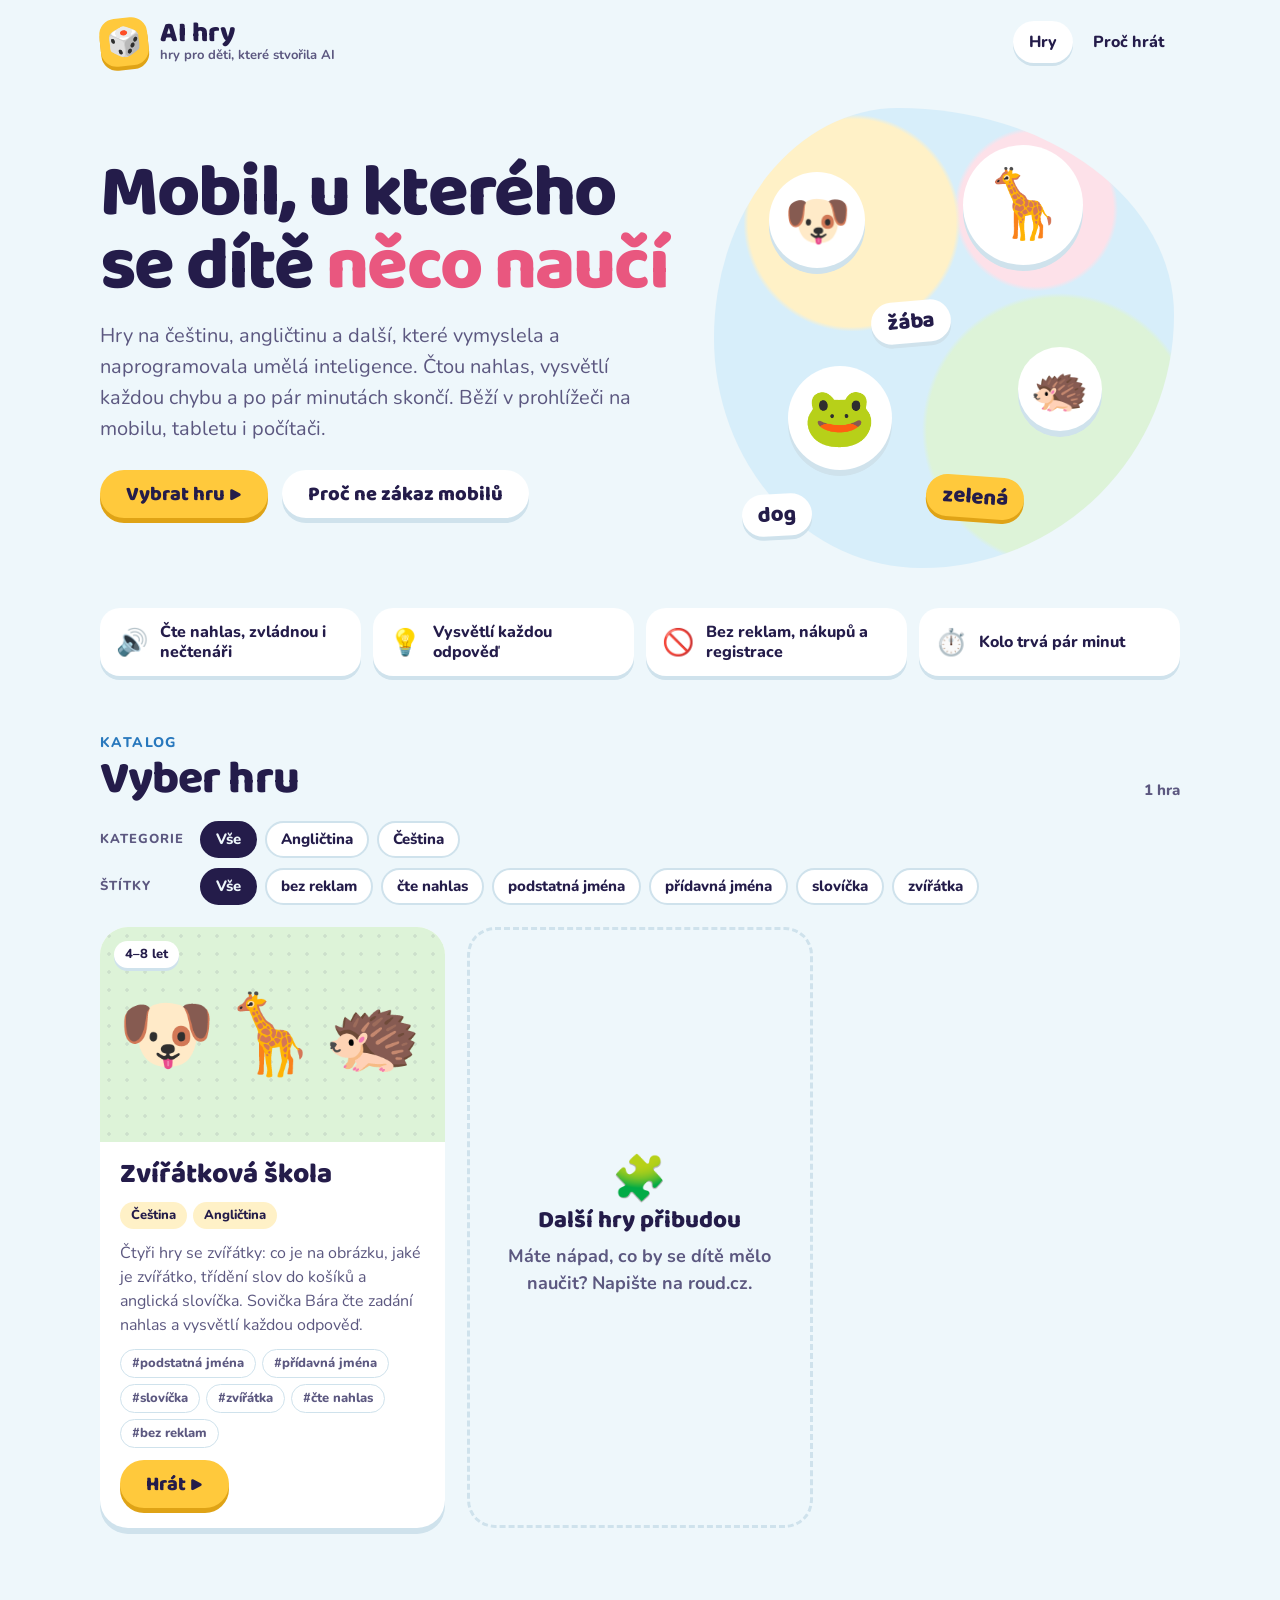
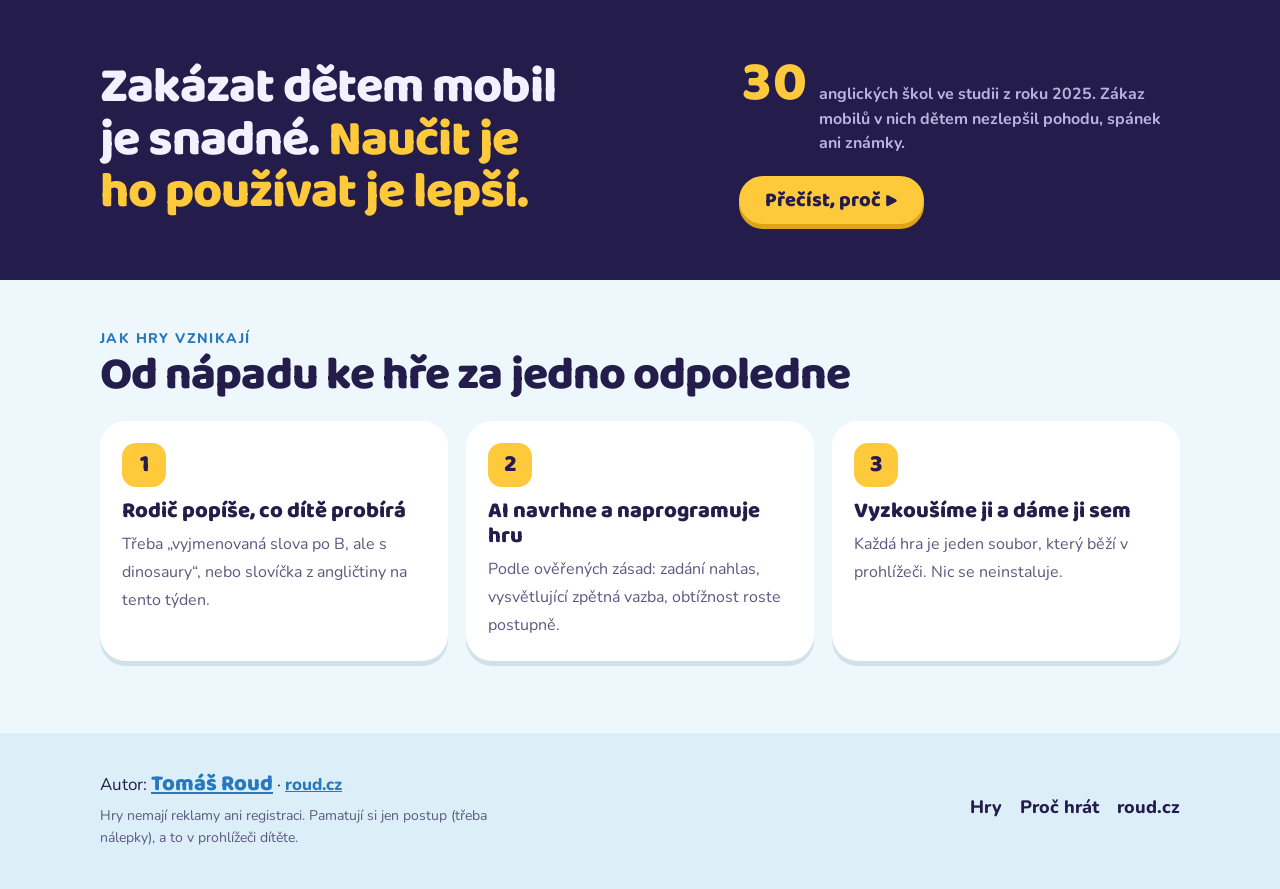
<file: index.html>
<!doctype html>
<html lang="cs">
<head>
<meta charset="utf-8">
<meta name="viewport" content="width=device-width, initial-scale=1, viewport-fit=cover">
<title>AI hry pro děti</title>
<meta name="claude:viewport-fit-sides" content="cover">
<meta name="description" content="Výukové hry pro děti, které vznikají s pomocí umělé inteligence. Čeština, angličtina a další. Bez reklam a bez registrace. Autor: Tomáš Roud.">
<meta name="author" content="Tomáš Roud">
<link rel="stylesheet" href="https://fonts.googleapis.com/css2?family=Baloo+2:wght@600;800&family=Nunito:wght@600;700;800&display=swap">
<link rel="stylesheet" href="assets/site.css">
</head>
<body>
<header class="top">
  <div class="wrap">
    <a class="brand" href="./">
      <span class="mark" aria-hidden="true">🎲</span>
      <span><b>AI hry</b><small>hry pro děti, které stvořila AI</small></span>
    </a>
    <nav class="nav" aria-label="Hlavní">
      <a href="./" aria-current="page">Hry</a>
      <a href="proc-hrat/">Proč hrát</a>
    </nav>
  </div>
</header>

<main>
  <section class="hero">
    <div class="wrap">
      <div>
        <h1>Mobil, u kterého se dítě <em>něco naučí</em></h1>
        <p class="lead">Hry na češtinu, angličtinu a další, které vymyslela a naprogramovala umělá inteligence. Čtou nahlas, vysvětlí každou chybu a po pár minutách skončí. Běží v prohlížeči na mobilu, tabletu i počítači.</p>
        <div class="actions">
          <a class="btn primary" href="#hry">Vybrat hru ▶</a>
          <a class="btn ghost" href="proc-hrat/">Proč ne zákaz mobilů</a>
        </div>
      </div>
      <div class="playground" aria-hidden="true">
        <span class="critter" style="--s:96px; --x:12%; --y:14%; --d:0s">🐶</span>
        <span class="critter" style="--s:120px; --x:54%; --y:8%; --d:-1.5s">🦒</span>
        <span class="critter" style="--s:84px; --x:66%; --y:52%; --d:-3s">🦔</span>
        <span class="critter" style="--s:104px; --x:16%; --y:56%; --d:-4.5s">🐸</span>
        <span class="word" style="--x:34%; --y:42%; --r:-5deg">žába</span>
        <span class="word adj" style="--x:46%; --y:80%; --r:4deg">zelená</span>
        <span class="word" style="--x:6%; --y:84%; --r:-3deg">dog</span>
      </div>
    </div>
  </section>

  <section class="perks">
    <div class="wrap">
      <ul>
        <li><i aria-hidden="true">🔊</i>Čte nahlas, zvládnou i nečtenáři</li>
        <li><i aria-hidden="true">💡</i>Vysvětlí každou odpověď</li>
        <li><i aria-hidden="true">🚫</i>Bez reklam, nákupů a registrace</li>
        <li><i aria-hidden="true">⏱️</i>Kolo trvá pár minut</li>
      </ul>
    </div>
  </section>

  <section class="section" id="hry">
    <div class="wrap">
      <div class="section-head">
        <div>
          <div class="eyebrow">Katalog</div>
          <h2>Vyber hru</h2>
        </div>
        <div class="result-count" id="count" aria-live="polite"></div>
      </div>
      <div class="filters" aria-label="Filtry">
        <div class="filter-row" id="catRow"><span>Kategorie</span></div>
        <div class="filter-row" id="tagRow"><span>Štítky</span></div>
      </div>
      <div class="grid" id="grid"></div>
      <p class="empty" id="empty" hidden>Takovou hru tu zatím nemáme. Zkus jiný filtr.</p>
    </div>
  </section>

  <section class="band">
    <div class="wrap">
      <blockquote>Zakázat dětem mobil je snadné. <em>Naučit je ho používat je lepší.</em></blockquote>
      <div>
        <div class="stat"><b>30</b><span>anglických škol ve studii z roku 2025. Zákaz mobilů v nich dětem nezlepšil pohodu, spánek ani známky.</span></div>
        <a class="btn primary" href="proc-hrat/">Přečíst, proč ▶</a>
      </div>
    </div>
  </section>

  <section class="section">
    <div class="wrap">
      <div class="eyebrow">Jak hry vznikají</div>
      <h2>Od nápadu ke hře za jedno odpoledne</h2>
      <ol class="steps">
        <li><b>Rodič popíše, co dítě probírá</b><span>Třeba „vyjmenovaná slova po B, ale s dinosaury“, nebo slovíčka z angličtiny na tento týden.</span></li>
        <li><b>AI navrhne a naprogramuje hru</b><span>Podle ověřených zásad: zadání nahlas, vysvětlující zpětná vazba, obtížnost roste postupně.</span></li>
        <li><b>Vyzkoušíme ji a dáme ji sem</b><span>Každá hra je jeden soubor, který běží v prohlížeči. Nic se neinstaluje.</span></li>
      </ol>
    </div>
  </section>
</main>

<footer class="foot">
  <div class="wrap">
    <div>
      <p class="author">Autor: <b><a href="https://roud.cz/">Tomáš Roud</a></b> · <a href="https://roud.cz/">roud.cz</a></p>
      <p class="note">Hry nemají reklamy ani registraci. Pamatují si jen postup (třeba nálepky), a to v prohlížeči dítěte.</p>
    </div>
    <nav aria-label="Patička">
      <a href="./">Hry</a>
      <a href="proc-hrat/">Proč hrát</a>
      <a href="https://roud.cz/">roud.cz</a>
    </nav>
  </div>
</footer>

<script src="assets/games.js"></script>
<script>
const games = window.AIHRY_GAMES || [];
const state = { cat: null, tag: null };
const esc = s => String(s).replace(/[&<>"]/g, c => ({ "&": "&amp;", "<": "&lt;", ">": "&gt;", '"': "&quot;" }[c]));
const uniq = list => [...new Set(list)].sort((a, b) => a.localeCompare(b, "cs"));
const plural = n => `${n} ${n === 1 ? "hra" : n >= 2 && n <= 4 ? "hry" : "her"}`;

function chips(row, values, key) {
  const el = document.getElementById(row);
  el.querySelectorAll("button").forEach(b => b.remove());
  [null, ...values].forEach(v => {
    const b = document.createElement("button");
    b.type = "button";
    b.className = "chip";
    b.textContent = v === null ? "Vše" : v;
    b.setAttribute("aria-pressed", String(state[key] === v));
    b.addEventListener("click", () => { state[key] = v; render(); });
    el.appendChild(b);
  });
}

function render() {
  chips("catRow", uniq(games.flatMap(g => g.categories)), "cat");
  chips("tagRow", uniq(games.flatMap(g => g.tags)), "tag");

  const filtered = state.cat || state.tag;
  const shown = games.filter(g =>
    (!state.cat || g.categories.includes(state.cat)) && (!state.tag || g.tags.includes(state.tag)));

  const cards = shown.map(g => {
    const href = `hry/${encodeURIComponent(g.slug)}/`;
    return `<article class="game">
      <a class="cover" href="${href}" style="--tint:${esc(g.tint || "")}" tabindex="-1" aria-hidden="true">${esc(g.cover)}<span class="badge">${esc(g.age)}</span></a>
      <div class="body">
        <h3><a href="${href}">${esc(g.title)}</a></h3>
        <div class="meta">${g.categories.map(c => `<span class="cat">${esc(c)}</span>`).join("")}</div>
        <p>${esc(g.description)}</p>
        <div class="meta">${g.tags.map(t => `<button type="button" class="tag" data-tag="${esc(t)}">#${esc(t)}</button>`).join("")}</div>
        <a class="btn primary" href="${href}">Hrát ▶</a>
      </div>
    </article>`;
  });
  if (!filtered) {
    cards.push(`<div class="soon"><i aria-hidden="true">🧩</i><b>Další hry přibudou</b>Máte nápad, co by se dítě mělo naučit? Napište na roud.cz.</div>`);
  }
  document.getElementById("grid").innerHTML = cards.join("");

  document.querySelectorAll(".game .tag").forEach(b =>
    b.addEventListener("click", () => { state.tag = b.dataset.tag; render(); }));

  document.getElementById("count").textContent = plural(shown.length);
  document.getElementById("empty").hidden = shown.length > 0;
}

render();
</script>
</body>
</html>
</file>
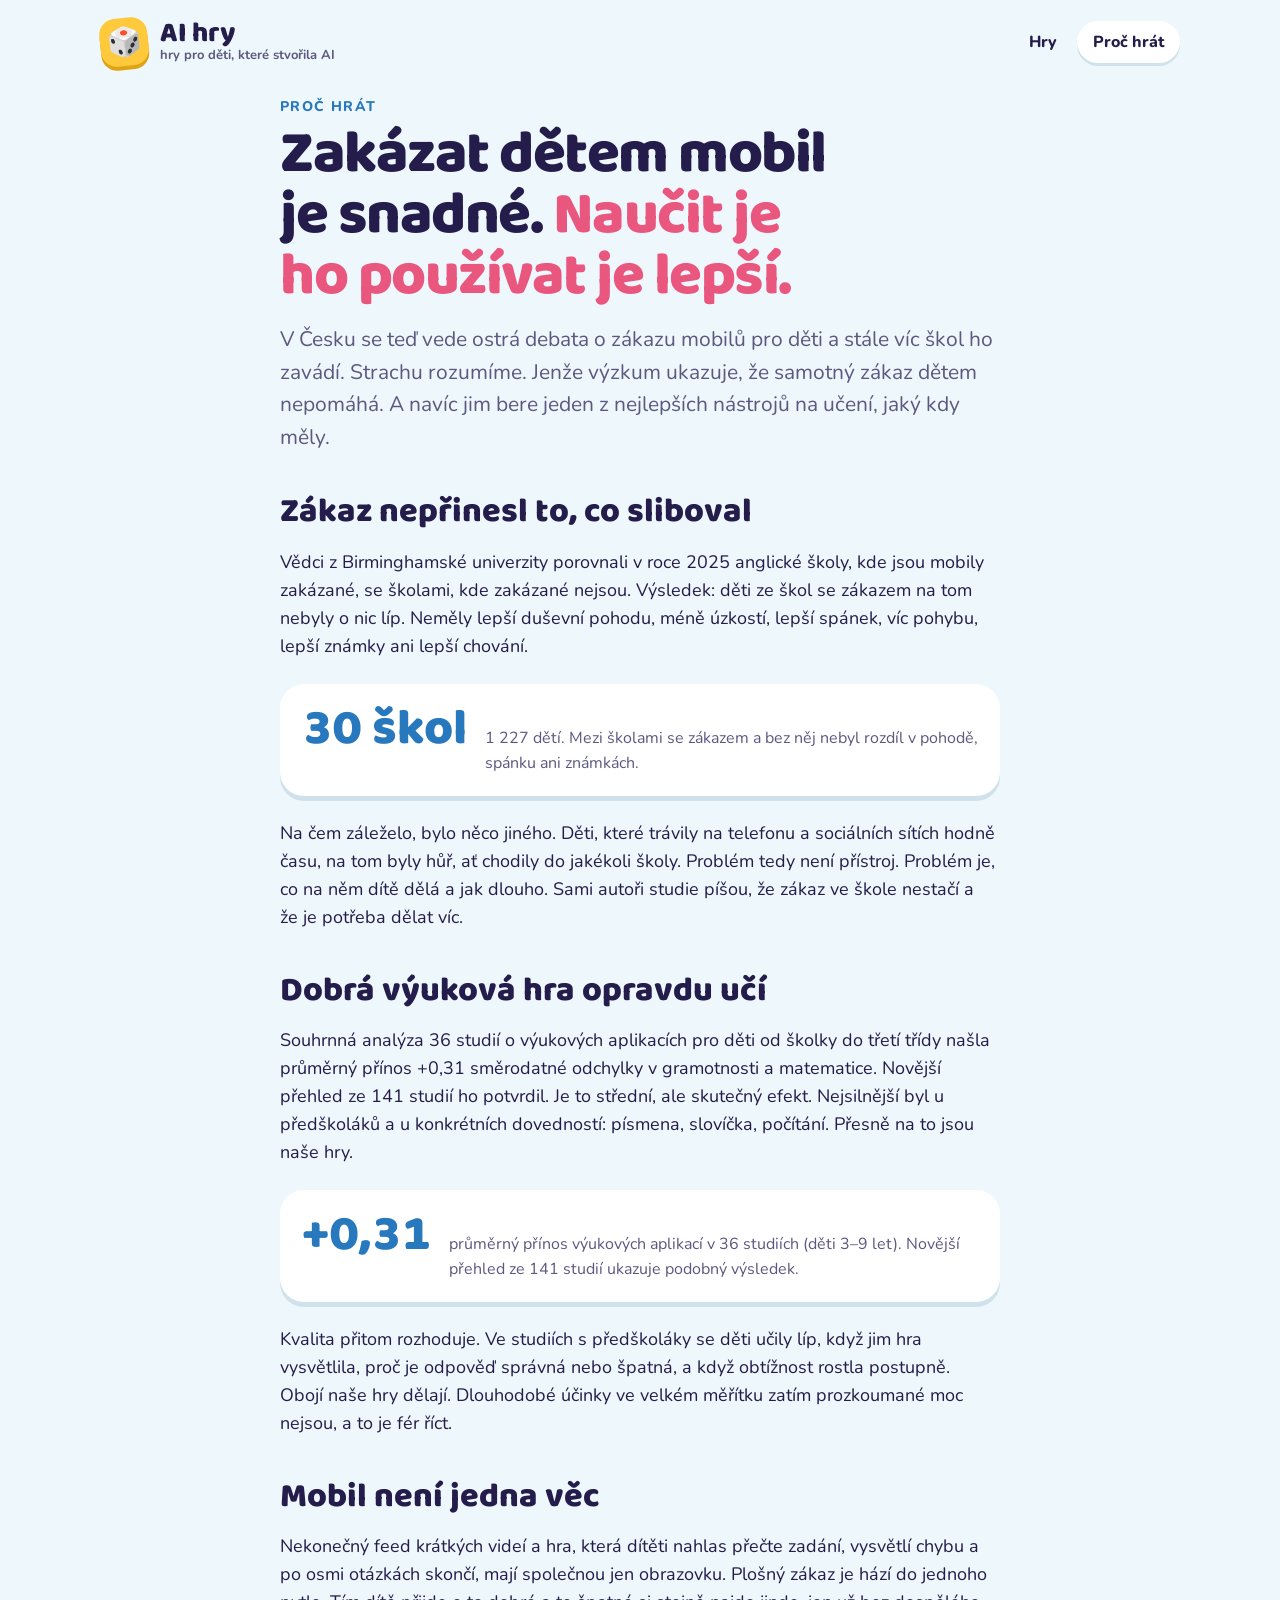
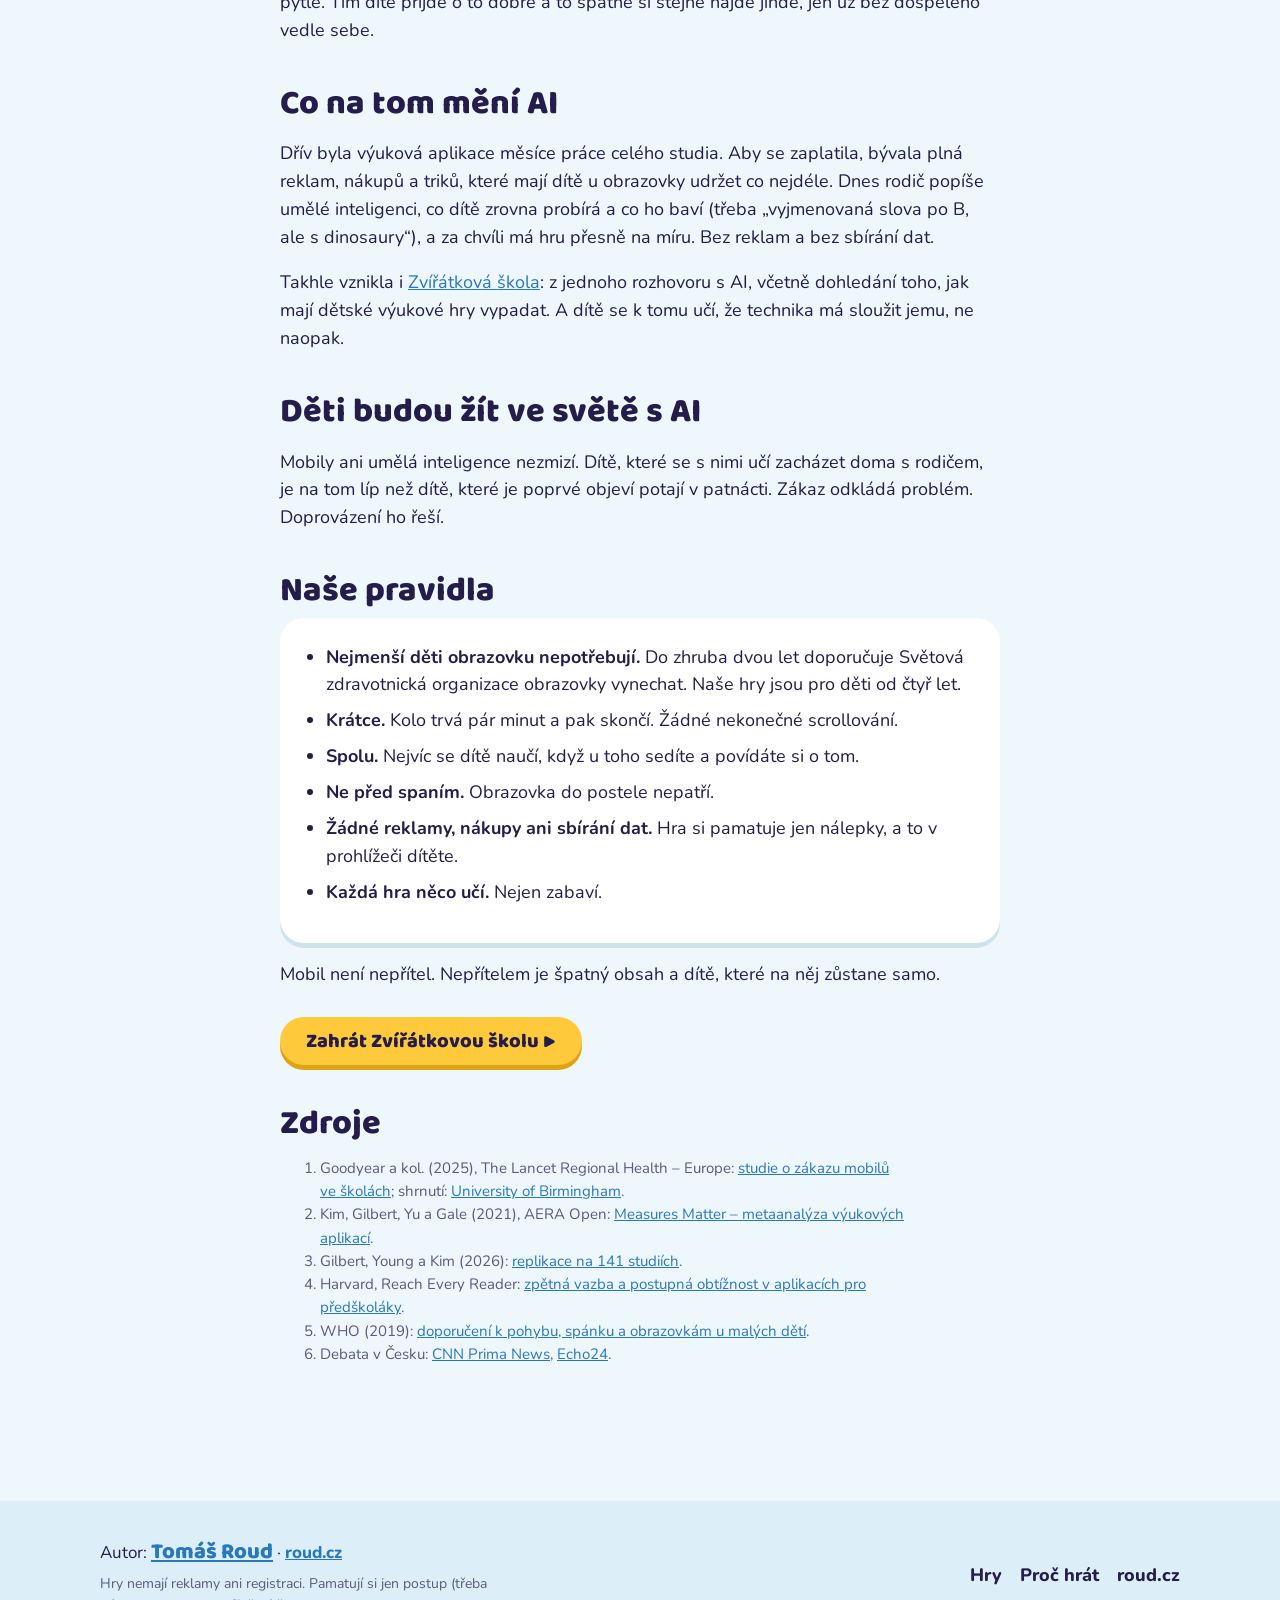
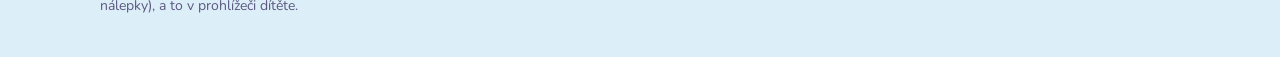
<file: proc-hrat/index.html>
<!doctype html>
<html lang="cs">
<head>
<meta charset="utf-8">
<meta name="viewport" content="width=device-width, initial-scale=1, viewport-fit=cover">
<title>Proč AI hry pro děti</title>
<meta name="claude:viewport-fit-sides" content="cover">
<meta name="author" content="Tomáš Roud">
<meta name="description" content="Plošný zákaz mobilů dětem nepomáhá. Dobrá výuková hra ano. Co říká výzkum a jaká pravidla dodržujeme.">
<link rel="stylesheet" href="https://fonts.googleapis.com/css2?family=Baloo+2:wght@600;800&family=Nunito:wght@600;700;800&display=swap">
<link rel="stylesheet" href="../assets/site.css">
</head>
<body>
<header class="top">
  <div class="wrap">
    <a class="brand" href="../">
      <span class="mark" aria-hidden="true">🎲</span>
      <span><b>AI hry</b><small>hry pro děti, které stvořila AI</small></span>
    </a>
    <nav class="nav" aria-label="Hlavní">
      <a href="../">Hry</a>
      <a href="./" aria-current="page">Proč hrát</a>
    </nav>
  </div>
</header>

<main class="article">
  <div class="wrap">
    <span class="eyebrow">Proč hrát</span>
    <h1>Zakázat dětem mobil je snadné. <em>Naučit je ho používat je lepší.</em></h1>
    <p class="lead">V Česku se teď vede ostrá debata o zákazu mobilů pro děti a stále víc škol ho zavádí. Strachu rozumíme. Jenže výzkum ukazuje, že samotný zákaz dětem nepomáhá. A navíc jim bere jeden z nejlepších nástrojů na učení, jaký kdy měly.</p>

    <h2>Zákaz nepřinesl to, co sliboval</h2>
    <p>Vědci z Birminghamské univerzity porovnali v roce 2025 anglické školy, kde jsou mobily zakázané, se školami, kde zakázané nejsou. Výsledek: děti ze škol se zákazem na tom nebyly o nic líp. Neměly lepší duševní pohodu, méně úzkostí, lepší spánek, víc pohybu, lepší známky ani lepší chování.</p>
    <div class="fact"><b>30 škol</b><span>1 227 dětí. Mezi školami se zákazem a bez něj nebyl rozdíl v pohodě, spánku ani známkách.</span></div>
    <p>Na čem záleželo, bylo něco jiného. Děti, které trávily na telefonu a sociálních sítích hodně času, na tom byly hůř, ať chodily do jakékoli školy. Problém tedy není přístroj. Problém je, co na něm dítě dělá a jak dlouho. Sami autoři studie píšou, že zákaz ve škole nestačí a že je potřeba dělat víc.</p>

    <h2>Dobrá výuková hra opravdu učí</h2>
    <p>Souhrnná analýza 36 studií o výukových aplikacích pro děti od školky do třetí třídy našla průměrný přínos +0,31 směrodatné odchylky v gramotnosti a matematice. Novější přehled ze 141 studií ho potvrdil. Je to střední, ale skutečný efekt. Nejsilnější byl u předškoláků a u konkrétních dovedností: písmena, slovíčka, počítání. Přesně na to jsou naše hry.</p>
    <div class="fact"><b>+0,31</b><span>průměrný přínos výukových aplikací v 36 studiích (děti 3–9 let). Novější přehled ze 141 studií ukazuje podobný výsledek.</span></div>
    <p>Kvalita přitom rozhoduje. Ve studiích s předškoláky se děti učily líp, když jim hra vysvětlila, proč je odpověď správná nebo špatná, a když obtížnost rostla postupně. Obojí naše hry dělají. Dlouhodobé účinky ve velkém měřítku zatím prozkoumané moc nejsou, a to je fér říct.</p>

    <h2>Mobil není jedna věc</h2>
    <p>Nekonečný feed krátkých videí a hra, která dítěti nahlas přečte zadání, vysvětlí chybu a po osmi otázkách skončí, mají společnou jen obrazovku. Plošný zákaz je hází do jednoho pytle. Tím dítě přijde o to dobré a to špatné si stejně najde jinde, jen už bez dospělého vedle sebe.</p>

    <h2>Co na tom mění AI</h2>
    <p>Dřív byla výuková aplikace měsíce práce celého studia. Aby se zaplatila, bývala plná reklam, nákupů a triků, které mají dítě u obrazovky udržet co nejdéle. Dnes rodič popíše umělé inteligenci, co dítě zrovna probírá a co ho baví (třeba „vyjmenovaná slova po B, ale s dinosaury“), a za chvíli má hru přesně na míru. Bez reklam a bez sbírání dat.</p>
    <p>Takhle vznikla i <a href="../hry/zviratkova-skola/">Zvířátková škola</a>: z jednoho rozhovoru s AI, včetně dohledání toho, jak mají dětské výukové hry vypadat. A dítě se k tomu učí, že technika má sloužit jemu, ne naopak.</p>

    <h2>Děti budou žít ve světě s AI</h2>
    <p>Mobily ani umělá inteligence nezmizí. Dítě, které se s nimi učí zacházet doma s rodičem, je na tom líp než dítě, které je poprvé objeví potají v patnácti. Zákaz odkládá problém. Doprovázení ho řeší.</p>

    <h2>Naše pravidla</h2>
    <div class="rules">
      <ul>
        <li><b>Nejmenší děti obrazovku nepotřebují.</b> Do zhruba dvou let doporučuje Světová zdravotnická organizace obrazovky vynechat. Naše hry jsou pro děti od čtyř let.</li>
        <li><b>Krátce.</b> Kolo trvá pár minut a pak skončí. Žádné nekonečné scrollování.</li>
        <li><b>Spolu.</b> Nejvíc se dítě naučí, když u toho sedíte a povídáte si o tom.</li>
        <li><b>Ne před spaním.</b> Obrazovka do postele nepatří.</li>
        <li><b>Žádné reklamy, nákupy ani sbírání dat.</b> Hra si pamatuje jen nálepky, a to v prohlížeči dítěte.</li>
        <li><b>Každá hra něco učí.</b> Nejen zabaví.</li>
      </ul>
    </div>

    <p>Mobil není nepřítel. Nepřítelem je špatný obsah a dítě, které na něj zůstane samo.</p>

    <div class="cta">
      <a class="btn primary" href="../hry/zviratkova-skola/">Zahrát Zvířátkovou školu ▶</a>
    </div>

    <h2>Zdroje</h2>
    <ol class="sources">
      <li>Goodyear a kol. (2025), The Lancet Regional Health – Europe: <a href="https://pmc.ncbi.nlm.nih.gov/articles/PMC11850730/">studie o zákazu mobilů ve školách</a>; shrnutí: <a href="https://www.birmingham.ac.uk/news/2025/school-bans-alone-not-enough-to-tackle-negative-impacts-of-phone-and-social-media-use">University of Birmingham</a>.</li>
      <li>Kim, Gilbert, Yu a Gale (2021), AERA Open: <a href="https://doaj.org/article/f2edb9ab9f2e49169c5c4ee715c3994b">Measures Matter – metaanalýza výukových aplikací</a>.</li>
      <li>Gilbert, Young a Kim (2026): <a href="https://edworkingpapers.com/ai26-1579">replikace na 141 studiích</a>.</li>
      <li>Harvard, Reach Every Reader: <a href="https://reacheveryreader.gse.harvard.edu/which-mobile-app-feedback-and-leveling-designs-best-scaffold-preschool-learning">zpětná vazba a postupná obtížnost v aplikacích pro předškoláky</a>.</li>
      <li>WHO (2019): <a href="https://www.who.int/news/item/24-04-2019-to-grow-up-healthy-children-need-to-sit-less-and-play-more">doporučení k pohybu, spánku a obrazovkám u malých dětí</a>.</li>
      <li>Debata v Česku: <a href="https://cnn.iprima.cz/zakaz-mobilu-o-hodine-i-pri-vyuce-v-cesku-pribyva-skol-ktera-zavadi-nova-opatreni-446130">CNN Prima News</a>, <a href="https://echo24.cz/a/HmUvE/zpravy-domov-zakaz-mobilu-ve-skolach-rozdeluje-cesko-pomuze-detem-nebo-jde-o-zbytecny-zakon">Echo24</a>.</li>
    </ol>
  </div>
</main>

<footer class="foot">
  <div class="wrap">
    <div>
      <p class="author">Autor: <b><a href="https://roud.cz/">Tomáš Roud</a></b> · <a href="https://roud.cz/">roud.cz</a></p>
      <p class="note">Hry nemají reklamy ani registraci. Pamatují si jen postup (třeba nálepky), a to v prohlížeči dítěte.</p>
    </div>
    <nav aria-label="Patička">
      <a href="../">Hry</a>
      <a href="./">Proč hrát</a>
      <a href="https://roud.cz/">roud.cz</a>
    </nav>
  </div>
</footer>
</body>
</html>
</file>
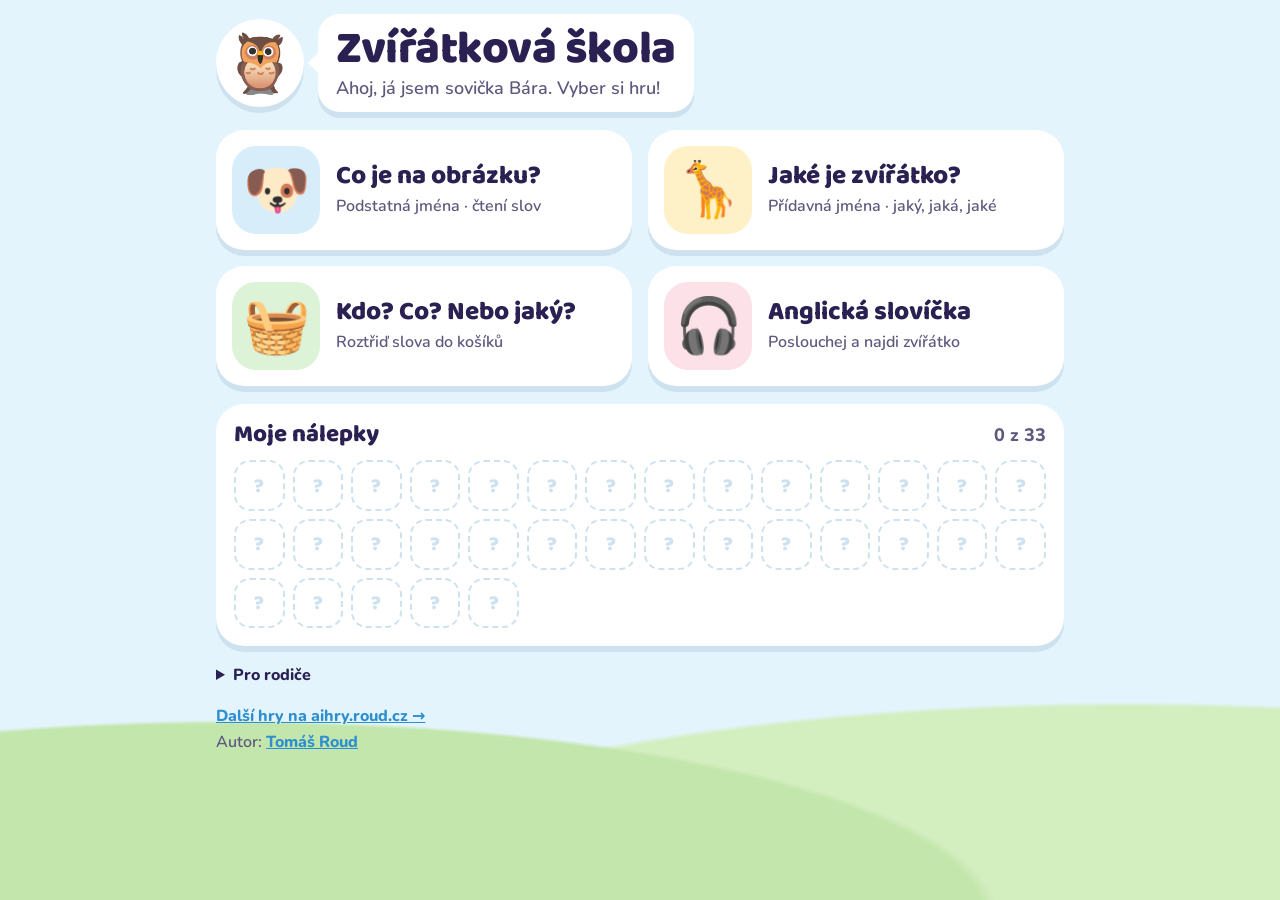
<file: hry/zviratkova-skola/index.html>
<!doctype html>
<html lang="cs">
<head>
<meta charset="utf-8">
<meta name="viewport" content="width=device-width, initial-scale=1, viewport-fit=cover">
<title>Zvířátková škola</title>
<meta name="claude:viewport-fit-sides" content="cover">
<link rel="stylesheet" href="https://fonts.googleapis.com/css2?family=Baloo+2:wght@600;800&family=Nunito:wght@600;800&display=swap">
<style>
/* Layout: jedna obrazovka – lišta nahoře, velká karta s obrázkem, pod ní velká tlačítka s odpověďmi; domů vede dlaždicová nabídka her a album nálepek */
:root {
  --sky: #E4F4FC;
  --hill-1: #C3E6AC;
  --hill-2: #D3EEBF;
  --cloud: #FFFFFF;
  --line: #CDE2EE;
  --ink: #2A2152;
  --ink-soft: #5E5A7E;
  --sun: #FFC93C;
  --sun-deep: #E0A516;
  --sun-tint: #FFF1C7;
  --grass: #46AD5B;
  --grass-deep: #2F8A45;
  --grass-tint: #DDF3D8;
  --lake: #2E8FD0;
  --lake-tint: #D7EEFA;
  --berry: #E9577F;
  --berry-tint: #FDE1E9;
  --on-color: #FFFFFF;
  --display: "Baloo 2", "Trebuchet MS", system-ui, sans-serif;
  --body: "Nunito", "Segoe UI", system-ui, sans-serif;
  --emoji: "Apple Color Emoji", "Segoe UI Emoji", "Noto Color Emoji", sans-serif;
  color-scheme: light;
}

html, body { height: 100%; }
[hidden] { display: none !important; }
body {
  margin: 0;
  color: var(--ink);
  font-family: var(--body);
  font-size: 18px;
  background:
    radial-gradient(ellipse 60% 22% at 18% 102%, var(--hill-1) 0 98%, transparent 100%) fixed,
    radial-gradient(ellipse 70% 26% at 88% 104%, var(--hill-2) 0 98%, transparent 100%) fixed,
    var(--sky);
  -webkit-tap-highlight-color: transparent;
}

button { font: inherit; color: inherit; cursor: pointer; touch-action: manipulation; }
button:focus-visible { outline: 4px solid var(--lake); outline-offset: 3px; }

.app {
  box-sizing: border-box;
  min-height: 100%;
  max-width: 880px;
  margin: 0 auto;
  padding-block: 14px 32px;
  padding-left: max(16px, env(safe-area-inset-left, 0px));
  padding-right: max(16px, env(safe-area-inset-right, 0px));
}
.screen { display: flex; flex-direction: column; gap: 18px; }

/* ---------- domovská obrazovka ---------- */
.hello { display: flex; align-items: center; gap: 14px; }
.owl {
  flex: none; width: 88px; height: 88px; border: 0; border-radius: 50%;
  background: var(--cloud); box-shadow: 0 6px 0 var(--line);
  font-family: var(--emoji); font-size: 58px; line-height: 1;
}
.owl:active { transform: translateY(4px); box-shadow: 0 2px 0 var(--line); }
.bubble {
  position: relative; min-width: 0;
  background: var(--cloud); border-radius: 22px; padding: 12px 18px;
  box-shadow: 0 6px 0 var(--line);
}
.bubble::before {
  content: ""; position: absolute; left: -10px; top: 50%; translate: 0 -50%;
  border: 10px solid transparent; border-right-color: var(--cloud); border-left: 0;
}
.bubble h1 {
  margin: 0; font: 800 clamp(30px, 7vw, 46px)/1 var(--display); letter-spacing: -0.01em;
  text-wrap: balance;
}
.bubble p { margin: 4px 0 0; color: var(--ink-soft); font-weight: 600; }

.tiles { display: grid; gap: 16px; grid-template-columns: repeat(auto-fit, minmax(min(100%, 300px), 1fr)); }
.tile {
  display: flex; align-items: center; gap: 16px; text-align: left;
  padding: 16px; border: 0; border-radius: 28px;
  background: var(--cloud); box-shadow: 0 6px 0 var(--line);
  transition: transform .12s;
}
.tile:hover { transform: translateY(-2px); }
.tile:active { transform: translateY(4px); box-shadow: 0 2px 0 var(--line); }
.tile .ico {
  flex: none; width: 88px; height: 88px; border-radius: 24px;
  display: grid; place-items: center;
  background: var(--tint); font-family: var(--emoji); font-size: 54px; line-height: 1;
}
.tile .t { display: block; font: 800 26px/1.05 var(--display); }
.tile .s { display: block; margin-top: 4px; color: var(--ink-soft); font-size: 16px; font-weight: 600; }

.panel { background: var(--cloud); border-radius: 28px; padding: 18px; box-shadow: 0 6px 0 var(--line); }
.panel-head { display: flex; align-items: baseline; justify-content: space-between; gap: 12px; flex-wrap: wrap; }
.panel h2 { margin: 0; font: 800 24px/1.1 var(--display); }
.count { color: var(--ink-soft); font-weight: 800; font-variant-numeric: tabular-nums; }
.album { display: grid; gap: 8px; margin-top: 12px; grid-template-columns: repeat(auto-fill, minmax(50px, 1fr)); }
.sticker {
  aspect-ratio: 1; max-width: 100%; border-radius: 16px;
  display: grid; place-items: center;
  background: var(--sun-tint); font-family: var(--emoji); font-size: 30px; line-height: 1;
}
.sticker.empty {
  background: transparent; border: 2px dashed var(--line);
  color: var(--line); font: 800 20px var(--display);
}
.sticker.fresh { animation: pop .6s ease-out; }

details.parents { color: var(--ink-soft); font-size: 16px; }
details.parents summary { cursor: pointer; font-weight: 800; color: var(--ink); }
details.parents ul { margin: 10px 0 0; padding-left: 20px; display: grid; gap: 6px; max-width: 65ch; }
.more { color: var(--lake); font-weight: 800; }
.more-line { margin: 0; color: var(--ink-soft); font-size: 16px; font-weight: 600; line-height: 1.6; }

/* ---------- hra ---------- */
.bar { display: flex; align-items: center; gap: 12px; }
.round {
  flex: none; width: 58px; height: 58px; border: 0; border-radius: 50%;
  background: var(--cloud); box-shadow: 0 5px 0 var(--line);
  font-family: var(--emoji); font-size: 28px; line-height: 1;
}
.round:active { transform: translateY(3px); box-shadow: 0 2px 0 var(--line); }
.paws { flex: 1; min-width: 0; display: flex; justify-content: center; gap: 2px; flex-wrap: wrap; }
.paws span { font-family: var(--emoji); font-size: clamp(16px, 4.4vw, 24px); opacity: .2; filter: grayscale(1); transition: opacity .3s; }
.paws span.done { opacity: 1; filter: none; }
.paws span.now { opacity: .6; filter: none; animation: pulse 1.2s ease-in-out infinite; }

.card {
  position: relative; background: var(--cloud); border-radius: 32px;
  padding: 18px 18px 22px; box-shadow: 0 8px 0 var(--line);
  display: flex; flex-direction: column; align-items: center; gap: 6px; text-align: center;
}
.picture { font-family: var(--emoji); font-size: clamp(100px, 28vw, 150px); line-height: 1.05; }
.picture.pop { animation: pop .5s ease-out; }
.word { font: 800 clamp(42px, 11vw, 68px)/1 var(--display); letter-spacing: .01em; overflow-wrap: anywhere; }
.word.en { color: var(--lake); }
.prompt { display: flex; align-items: center; justify-content: center; gap: 10px; flex-wrap: wrap; }
.prompt p { margin: 0; font: 800 clamp(22px, 5vw, 30px)/1.15 var(--display); text-wrap: balance; }
.speak {
  flex: none; width: 52px; height: 52px; border: 0; border-radius: 50%;
  background: var(--lake-tint); font-family: var(--emoji); font-size: 26px; line-height: 1;
}

.options { display: grid; gap: 14px; grid-template-columns: repeat(2, minmax(0, 1fr)); }
.options[data-count="3"] { grid-template-columns: repeat(3, minmax(0, 1fr)); }
@media (min-width: 700px) { .options[data-count="4"] { grid-template-columns: repeat(4, minmax(0, 1fr)); } }
@media (max-width: 460px) { .options[data-count="3"][data-kind="word"] { grid-template-columns: minmax(0, 1fr); } }

.opt {
  min-height: 96px; min-width: 0; padding: 10px 8px; border: 0; border-radius: 26px;
  background: var(--cloud); box-shadow: 0 6px 0 var(--line);
  font: 800 clamp(26px, 6vw, 36px)/1.05 var(--display); overflow-wrap: anywhere;
  transition: transform .1s, background-color .2s, opacity .2s;
}
.opt:active:not(:disabled) { transform: translateY(4px); box-shadow: 0 2px 0 var(--line); }
.opt.pic { min-height: 124px; font-family: var(--emoji); font-size: clamp(60px, 14vw, 84px); line-height: 1; }
.opt.basket { min-height: 132px; display: flex; flex-direction: column; align-items: center; justify-content: center; gap: 2px; }
.opt.basket .q { font: 800 clamp(26px, 6vw, 34px)/1 var(--display); }
.opt.basket .k { font: 800 15px/1.2 var(--body); color: var(--ink-soft); text-transform: uppercase; letter-spacing: .06em; }
.opt.basket .b { font-family: var(--emoji); font-size: 34px; line-height: 1.1; }
.opt.noun { background: var(--lake-tint); }
.opt.adj { background: var(--sun-tint); }
.opt.right { background: var(--grass); color: var(--on-color); box-shadow: 0 6px 0 var(--grass-deep); animation: bounce .5s ease-out; }
.opt.right .k { color: var(--on-color); }
.opt.wrong { opacity: .4; animation: wobble .45s ease-in-out; cursor: default; }
.opt.reveal { outline: 5px dashed var(--grass); outline-offset: 4px; }
.opt:disabled { cursor: default; }

.feedback {
  min-height: 2.6em; margin: 0; text-align: center;
  font: 800 clamp(20px, 4.6vw, 26px)/1.25 var(--display); text-wrap: balance;
}
.feedback.good { color: var(--grass-deep); }
.feedback.try { color: var(--berry); }

.big {
  align-self: center; border: 0; border-radius: 999px; padding: 14px 42px;
  background: var(--sun); box-shadow: 0 6px 0 var(--sun-deep);
  font: 800 28px/1 var(--display);
}
.big:active { transform: translateY(4px); box-shadow: 0 2px 0 var(--sun-deep); }
.big.alt { background: var(--cloud); box-shadow: 0 6px 0 var(--line); }

/* ---------- konec kola ---------- */
.done { align-items: center; text-align: center; }
.done h2 { margin: 0; font: 800 clamp(40px, 10vw, 60px)/1 var(--display); }
.stars { font-family: var(--emoji); font-size: clamp(54px, 15vw, 76px); line-height: 1; display: flex; gap: 6px; }
.stars span { animation: pop .5s ease-out backwards; }
.stars span.off { filter: grayscale(1); opacity: .25; }
.reward { display: flex; align-items: center; gap: 14px; text-align: left; }
.reward .sticker { width: 96px; font-size: 64px; border-radius: 26px; }
.reward p { margin: 0; font: 800 22px/1.2 var(--display); }
.reward small { display: block; color: var(--ink-soft); font: 600 16px var(--body); }
.row { display: flex; gap: 14px; flex-wrap: wrap; justify-content: center; }

.spark {
  position: fixed; z-index: 50; pointer-events: none;
  font-family: var(--emoji); font-size: 30px; line-height: 1;
  animation: fly .9s ease-out forwards;
}

@keyframes pop { 0% { transform: scale(.3); opacity: 0; } 70% { transform: scale(1.15); opacity: 1; } 100% { transform: scale(1); } }
@keyframes bounce { 0%, 100% { transform: translateY(0); } 40% { transform: translateY(-10px) scale(1.04); } }
@keyframes wobble { 0%, 100% { transform: translateX(0); } 25% { transform: translateX(-7px); } 75% { transform: translateX(7px); } }
@keyframes pulse { 50% { transform: scale(1.25); } }
@keyframes fly { to { transform: translate(var(--dx), var(--dy)) scale(.4) rotate(40deg); opacity: 0; } }

@media (prefers-reduced-motion: reduce) {
  *, *::before, *::after { animation: none !important; transition: none !important; }
  .spark { display: none; }
}
</style>
</head>
<body>
<div class="app">

  <!-- DOMŮ -->
  <section id="home" class="screen">
    <div class="hello">
      <button class="owl" id="owl" type="button" aria-label="Sovička Bára – poslechnout">🦉</button>
      <div class="bubble">
        <h1>Zvířátková škola</h1>
        <p>Ahoj, já jsem sovička Bára. Vyber si hru!</p>
      </div>
    </div>

    <div class="tiles">
      <button class="tile" type="button" data-game="nouns" style="--tint: var(--lake-tint)">
        <span class="ico">🐶</span>
        <span class="txt"><span class="t">Co je na obrázku?</span><span class="s">Podstatná jména · čtení slov</span></span>
      </button>
      <button class="tile" type="button" data-game="adjectives" style="--tint: var(--sun-tint)">
        <span class="ico">🦒</span>
        <span class="txt"><span class="t">Jaké je zvířátko?</span><span class="s">Přídavná jména · jaký, jaká, jaké</span></span>
      </button>
      <button class="tile" type="button" data-game="sort" style="--tint: var(--grass-tint)">
        <span class="ico">🧺</span>
        <span class="txt"><span class="t">Kdo? Co? Nebo jaký?</span><span class="s">Roztřiď slova do košíků</span></span>
      </button>
      <button class="tile" type="button" data-game="english" style="--tint: var(--berry-tint)">
        <span class="ico">🎧</span>
        <span class="txt"><span class="t">Anglická slovíčka</span><span class="s">Poslouchej a najdi zvířátko</span></span>
      </button>
    </div>

    <div class="panel">
      <div class="panel-head">
        <h2>Moje nálepky</h2>
        <span class="count" id="albumCount"></span>
      </div>
      <div class="album" id="album"></div>
    </div>

    <details class="parents">
      <summary>Pro rodiče</summary>
      <ul>
        <li>Kolo má 8 otázek. Začíná se dvěma možnostmi, pak jsou tři a nakonec čtyři, aby obtížnost rostla postupně.</li>
        <li>Po každé odpovědi Bára vysvětlí, proč je odpověď správná nebo co hledáme (např. „Slon není malý“). Za chybu se nic neztrácí, dítě zkouší znovu.</li>
        <li>Zadání se čte nahlas, takže si poradí i dítě, které ještě nečte. Tlačítkem 🔊 si ho může pustit znovu.</li>
        <li>Hvězdičky se počítají za odpovědi napoprvé. Každé dokončené kolo přinese novou nálepku do alba.</li>
        <li>Hlas používá předčítání zabudované v zařízení. Když aplikace nemluví, doinstalujte v nastavení systému český (a pro slovíčka anglický) hlas.</li>
      </ul>
    </details>
    <p class="more-line"><a class="more" href="https://aihry.roud.cz/">Další hry na aihry.roud.cz →</a><br>Autor: <a class="more" href="https://roud.cz/">Tomáš Roud</a></p>
  </section>

  <!-- HRA -->
  <section id="game" class="screen" hidden>
    <div class="bar">
      <button class="round" id="homeBtn" type="button" aria-label="Zpět domů">🏠</button>
      <div class="paws" id="paws" aria-label="Postup v kole"></div>
      <button class="round" id="soundBtn" type="button" aria-label="Zapnout nebo vypnout hlas">🔊</button>
    </div>

    <div class="card">
      <div class="picture" id="picture" aria-hidden="true"></div>
      <div class="word" id="word"></div>
      <div class="prompt">
        <p id="prompt"></p>
        <button class="speak" id="again" type="button" aria-label="Poslechnout znovu">🔊</button>
      </div>
    </div>

    <div class="options" id="options"></div>
    <p class="feedback" id="feedback" aria-live="polite"></p>
    <button class="big" id="next" type="button" hidden>Dál ➜</button>
  </section>

  <!-- KONEC KOLA -->
  <section id="end" class="screen done" hidden>
    <h2 id="endTitle">Hotovo!</h2>
    <div class="stars" id="stars"></div>
    <p class="feedback" id="endText"></p>
    <div class="panel reward" id="reward"></div>
    <div class="row">
      <button class="big" id="replay" type="button">Hrát znovu</button>
      <button class="big alt" id="toHome" type="button">Domů</button>
    </div>
  </section>

</div>

<script>
document.documentElement.lang = "cs";

// ---------- data ----------
// [česky, rod (m/f/n), obrázek, anglicky]
const ANIMALS = [
  ["pes", "m", "🐶", "dog"], ["kočka", "f", "🐱", "cat"], ["myš", "f", "🐭", "mouse"],
  ["králík", "m", "🐰", "rabbit"], ["liška", "f", "🦊", "fox"], ["medvěd", "m", "🐻", "bear"],
  ["lev", "m", "🦁", "lion"], ["tygr", "m", "🐯", "tiger"], ["kráva", "f", "🐮", "cow"],
  ["prase", "n", "🐷", "pig"], ["žába", "f", "🐸", "frog"], ["opice", "f", "🐵", "monkey"],
  ["slon", "m", "🐘", "elephant"], ["žirafa", "f", "🦒", "giraffe"], ["zebra", "f", "🦓", "zebra"],
  ["kůň", "m", "🐴", "horse"], ["ovce", "f", "🐑", "sheep"], ["kuře", "n", "🐥", "chick"],
  ["slepice", "f", "🐔", "hen"], ["kachna", "f", "🦆", "duck"], ["sova", "f", "🦉", "owl"],
  ["ryba", "f", "🐟", "fish"], ["želva", "f", "🐢", "turtle"], ["had", "m", "🐍", "snake"],
  ["motýl", "m", "🦋", "butterfly"], ["včela", "f", "🐝", "bee"], ["šnek", "m", "🐌", "snail"],
  ["ježek", "m", "🦔", "hedgehog"], ["velryba", "f", "🐳", "whale"], ["tučňák", "m", "🐧", "penguin"],
  ["krokodýl", "m", "🐊", "crocodile"], ["veverka", "f", "🐿️", "squirrel"], ["klokan", "m", "🦘", "kangaroo"],
].map(([cz, g, pic, en]) => ({ cz, g, pic, en }));
const ANIMAL = Object.fromEntries(ANIMALS.map(a => [a.cz, a]));

// zvíře, správná vlastnost, špatné možnosti (první je opak, ten se ukazuje už při dvou možnostech)
const TRAITS = [
  ["slon", "velký", ["malý", "zelený", "pichlavý"]],
  ["myš", "malý", ["velký", "vysoký", "zelený"]],
  ["žirafa", "vysoký", ["nízký", "zelený", "pichlavý"]],
  ["žába", "zelený", ["růžový", "chlupatý", "vysoký"]],
  ["prase", "růžový", ["zelený", "pichlavý", "modrý"]],
  ["šnek", "pomalý", ["rychlý", "vysoký", "chlupatý"]],
  ["želva", "pomalý", ["rychlý", "chlupatý", "růžový"]],
  ["ježek", "pichlavý", ["obrovský", "modrý", "vysoký"]],
  ["had", "dlouhý", ["krátký", "chlupatý", "růžový"]],
  ["liška", "oranžový", ["modrý", "zelený", "pichlavý"]],
  ["motýl", "barevný", ["obrovský", "pichlavý", "chlupatý"]],
  ["medvěd", "chlupatý", ["pichlavý", "zelený", "malinký"]],
  ["lev", "silný", ["slabý", "zelený", "pichlavý"]],
  ["tučňák", "černobílý", ["zelený", "růžový", "oranžový"]],
  ["kuře", "žlutý", ["modrý", "obrovský", "pichlavý"]],
  ["ovce", "bílý", ["zelený", "modrý", "pichlavý"]],
  ["velryba", "obrovský", ["malinký", "chlupatý", "pichlavý"]],
  ["zebra", "pruhovaný", ["puntíkovaný", "zelený", "pichlavý"]],
  ["králík", "ušatý", ["pichlavý", "zelený", "obrovský"]],
];

// slova na třídění: [slovo, druh, obrázek]
const NOUNS = [
  ["pes", "🐶"], ["kočka", "🐱"], ["slon", "🐘"], ["žába", "🐸"], ["míč", "⚽"], ["dům", "🏠"],
  ["jablko", "🍎"], ["auto", "🚗"], ["strom", "🌳"], ["slunce", "☀️"], ["ryba", "🐟"], ["kytka", "🌷"],
  ["mrak", "☁️"], ["banán", "🍌"], ["sova", "🦉"], ["kolo", "🚲"], ["dort", "🎂"], ["vlak", "🚂"],
];
const ADJECTIVES = [
  ["veselý", "😄"], ["smutný", "😢"], ["ospalý", "😴"], ["velký", "🐘"], ["malý", "🐭"], ["rychlý", "🐆"],
  ["pomalý", "🐌"], ["zelený", "🐸"], ["žlutý", "🐥"], ["chlupatý", "🐻"], ["pichlavý", "🦔"], ["hladový", "🍽️"],
  ["mokrý", "💧"], ["studený", "🥶"], ["teplý", "☕"], ["kulatý", "⚽"], ["sladký", "🍬"], ["vysoký", "🦒"],
];

const ROUND = 8;
const JAKY = { m: "Jaký", f: "Jaká", n: "Jaké" };

// ---------- pomocníci ----------
const $ = id => document.getElementById(id);
const cap = s => s[0].toUpperCase() + s.slice(1);
const shuffle = arr => { const a = [...arr]; for (let i = a.length - 1; i > 0; i--) { const j = Math.floor(Math.random() * (i + 1)); [a[i], a[j]] = [a[j], a[i]]; } return a; };
const sample = (arr, n) => shuffle(arr).slice(0, n);
// přídavné jméno ve správném rodě: velký → velká / velké
const adj = (base, g) => base.endsWith("ý") && g !== "m" ? base.slice(0, -1) + (g === "f" ? "á" : "é") : base;
// náročnost roste: 2, 3, a nakonec 4 možnosti
const optionCount = i => (i < 3 ? 2 : i < 6 ? 3 : 4);
const cz = text => ["cs", text];
const en = text => ["en", text];
const plain = parts => parts.map(p => p[1]).join(" ").replace(/\s+([.,!?])/g, "$1");

const store = {
  get(key, fallback) { try { const v = localStorage.getItem("zvs-" + key); return v === null ? fallback : JSON.parse(v); } catch (e) { return fallback; } },
  set(key, value) { try { localStorage.setItem("zvs-" + key, JSON.stringify(value)); } catch (e) { /* bez úložiště to jen nepřežije zavření */ } },
};

// ---------- hlas ----------
const voice = {
  on: store.get("sound", true),
  list: [],
  load() { try { this.list = speechSynthesis.getVoices(); } catch (e) { this.list = []; } },
  pick(lang) { return this.list.find(v => v.lang.toLowerCase().startsWith(lang)) || null; },
  say(parts) {
    if (!this.on || !("speechSynthesis" in window)) return;
    try {
      speechSynthesis.cancel();
      for (const [lang, text] of parts) {
        const u = new SpeechSynthesisUtterance(text);
        u.lang = lang === "en" ? "en-GB" : "cs-CZ";
        const v = this.pick(lang);
        if (v) u.voice = v;
        u.rate = lang === "en" ? 0.8 : 0.95;
        u.pitch = 1.1;
        speechSynthesis.speak(u);
      }
    } catch (e) { /* zařízení neumí předčítat – text je vidět i tak */ }
  },
  stop() { try { speechSynthesis.cancel(); } catch (e) {} },
};
if ("speechSynthesis" in window) { voice.load(); speechSynthesis.onvoiceschanged = () => voice.load(); }

let audio = null;
function chime() {
  if (!voice.on) return;
  try {
    audio = audio || new (window.AudioContext || window.webkitAudioContext)();
    const now = audio.currentTime;
    [523.25, 783.99].forEach((f, i) => {
      const o = audio.createOscillator(), g = audio.createGain();
      o.type = "sine"; o.frequency.value = f;
      g.gain.setValueAtTime(0.0001, now + i * 0.12);
      g.gain.exponentialRampToValueAtTime(0.18, now + i * 0.12 + 0.02);
      g.gain.exponentialRampToValueAtTime(0.0001, now + i * 0.12 + 0.35);
      o.connect(g).connect(audio.destination);
      o.start(now + i * 0.12); o.stop(now + i * 0.12 + 0.4);
    });
  } catch (e) {}
}

// ---------- otázky ----------
const GAMES = {
  nouns() {
    return sample(ANIMALS, ROUND).map((a, i) => {
      const others = sample(ANIMALS.filter(o => o !== a), optionCount(i) - 1);
      return {
        picture: a.pic, prompt: "Co je na obrázku?", say: [cz("Co je na obrázku?")], kind: "word",
        options: shuffle([a, ...others]).map(o => ({
          label: o.cz, correct: o === a,
          say: o === a ? [cz(`Ano! Na obrázku je ${a.cz}.`)]
                       : [cz(`To je slovo ${o.cz}. Na obrázku je někdo jiný. Zkus to znovu.`)],
        })),
      };
    });
  },
  adjectives() {
    return sample(TRAITS, ROUND).map(([name, right, wrong], i) => {
      const a = ANIMAL[name];
      const q = `${JAKY[a.g]} je ${a.cz}?`;
      const words = shuffle([right, ...wrong.slice(0, optionCount(i) - 1)]);
      return {
        picture: a.pic, prompt: q, say: [cz(q)], kind: "word",
        options: words.map(w => ({
          label: adj(w, a.g), correct: w === right,
          say: w === right ? [cz(`Ano! ${cap(a.cz)} je ${adj(w, a.g)}.`)]
                           : [cz(`${cap(a.cz)} není ${adj(w, a.g)}. Zkus to znovu.`)],
        })),
      };
    });
  },
  english() {
    return sample(ANIMALS, ROUND).map((a, i) => {
      const others = sample(ANIMALS.filter(o => o !== a), optionCount(i) - 1);
      return {
        word: a.en, wordClass: "en", prompt: "Poslouchej a najdi obrázek", say: [cz("Najdi"), en(a.en)], kind: "pic",
        options: shuffle([a, ...others]).map(o => ({
          label: o.pic, aria: o.cz, correct: o === a,
          say: o === a ? [cz("Ano!"), en(a.en), cz(`je česky ${a.cz}.`)]
                       : [cz(`To je ${o.cz}, anglicky`), en(o.en), cz(". Zkus to znovu.")],
        })),
      };
    });
  },
  sort() {
    const words = shuffle([
      ...sample(NOUNS, ROUND / 2).map(([w, pic]) => ({ w, pic, noun: true })),
      ...sample(ADJECTIVES, ROUND / 2).map(([w, pic]) => ({ w, pic, noun: false })),
    ]);
    return words.map(({ w, pic, noun }) => {
      const nounWhy = `${cap(w)} je podstatné jméno. Ptáme se: kdo, co?`;
      const adjWhy = `${cap(w)} je přídavné jméno. Ptáme se: jaký?`;
      return {
        word: w, revealPicture: pic, prompt: "Do kterého košíku patří?",
        say: [cz(w), cz("Do kterého košíku patří?")], kind: "basket", single: true,
        options: [
          { basket: "noun", q: "Kdo? Co?", k: "podstatné jméno", b: "🐶", correct: noun,
            say: [cz(noun ? `Ano! ${nounWhy}` : `Tentokrát ne. ${adjWhy}`)] },
          { basket: "adj", q: "Jaký?", k: "přídavné jméno", b: "🌈", correct: !noun,
            say: [cz(!noun ? `Ano! ${adjWhy}` : `Tentokrát ne. ${nounWhy}`)] },
        ],
      };
    });
  },
};

// ---------- hra ----------
const state = { game: null, qs: [], i: 0, score: 0, tries: 0, locked: false };
const screens = { home: $("home"), game: $("game"), end: $("end") };
function show(name) {
  for (const [k, el] of Object.entries(screens)) el.hidden = k !== name;
  window.scrollTo(0, 0);
}

function start(game) {
  state.game = game; state.qs = GAMES[game](); state.i = 0; state.score = 0;
  show("game");
  ask();
}

function renderPaws() {
  $("paws").innerHTML = state.qs.map((_, i) =>
    `<span class="${i < state.i ? "done" : i === state.i ? "now" : ""}">🐾</span>`).join("");
}

function ask() {
  const q = state.qs[state.i];
  state.tries = 0; state.locked = false;
  renderPaws();

  const pic = $("picture");
  pic.textContent = q.picture || "";
  pic.hidden = !q.picture;
  pic.classList.remove("pop");
  const word = $("word");
  word.textContent = q.word || "";
  word.hidden = !q.word;
  word.className = "word" + (q.wordClass ? " " + q.wordClass : "");
  $("prompt").textContent = q.prompt;

  const box = $("options");
  box.innerHTML = "";
  box.dataset.count = q.options.length;
  box.dataset.kind = q.kind;
  q.options.forEach(o => {
    const b = document.createElement("button");
    b.type = "button";
    if (q.kind === "basket") {
      b.className = "opt basket " + o.basket;
      b.innerHTML = `<span class="b">${o.b}</span><span class="q">${o.q}</span><span class="k">${o.k}</span>`;
      b.setAttribute("aria-label", `${o.q} ${o.k}`);
    } else {
      b.className = "opt" + (q.kind === "pic" ? " pic" : "");
      b.textContent = o.label;
      if (o.aria) b.setAttribute("aria-label", o.aria);
    }
    b.addEventListener("click", () => answer(q, o, b));
    box.appendChild(b);
  });

  const fb = $("feedback");
  fb.textContent = ""; fb.className = "feedback";
  $("next").hidden = true;
  voice.say(q.say);
}

function answer(q, o, b) {
  if (state.locked || b.disabled) return;
  const fb = $("feedback");
  fb.textContent = plain(o.say);
  voice.say(o.say);

  if (o.correct) {
    state.locked = true;
    if (state.tries === 0) state.score++;
    b.classList.add("right");
    fb.className = "feedback good";
    chime();
    sparkle(b);
    finishQuestion(q);
    return;
  }

  state.tries++;
  b.classList.add("wrong");
  b.disabled = true;
  fb.className = "feedback try";
  if (q.single) {
    // u dvou košíků ukážeme správný a jdeme dál
    state.locked = true;
    const idx = q.options.findIndex(x => x.correct);
    $("options").children[idx].classList.add("reveal");
    finishQuestion(q);
  }
}

function finishQuestion(q) {
  [...$("options").children].forEach(btn => { btn.disabled = true; });
  if (q.revealPicture) {
    const pic = $("picture");
    pic.textContent = q.revealPicture; pic.hidden = false;
    pic.classList.add("pop");
  }
  const next = $("next");
  next.textContent = state.i === state.qs.length - 1 ? "Hotovo ➜" : "Dál ➜";
  next.hidden = false;
  next.focus({ preventScroll: true });
}

function nextQuestion() {
  state.i++;
  if (state.i < state.qs.length) ask(); else finish();
}

function sparkle(el) {
  if (matchMedia("(prefers-reduced-motion: reduce)").matches) return;
  const r = el.getBoundingClientRect();
  const icons = ["⭐", "✨", "🌟", "⭐", "✨", "🌟", "⭐"];
  icons.forEach((icon, i) => {
    const s = document.createElement("span");
    s.className = "spark";
    s.textContent = icon;
    const angle = (Math.PI * 2 * i) / icons.length;
    s.style.left = r.left + r.width / 2 - 15 + "px";
    s.style.top = r.top + r.height / 2 - 15 + "px";
    s.style.setProperty("--dx", Math.cos(angle) * 110 + "px");
    s.style.setProperty("--dy", Math.sin(angle) * 90 - 30 + "px");
    document.body.appendChild(s);
    setTimeout(() => s.remove(), 1000);
  });
}

// ---------- konec kola a nálepky ----------
function finish() {
  const n = state.score;
  const stars = n >= ROUND ? 3 : n >= ROUND - 2 ? 2 : 1;
  $("stars").innerHTML = [0, 1, 2].map(i =>
    `<span class="${i < stars ? "" : "off"}" style="animation-delay:${i * 0.15}s">⭐</span>`).join("");
  $("endTitle").textContent = stars === 3 ? "Výborně!" : stars === 2 ? "Moc hezky!" : "Hotovo!";
  const text = `Napoprvé správně: ${n} z ${ROUND}.`;
  $("endText").textContent = text;

  const owned = store.get("stickers", []);
  const left = ANIMALS.filter(a => !owned.includes(a.cz));
  const reward = $("reward");
  let speech = `${$("endTitle").textContent} ${text}`;
  if (left.length) {
    const got = left[Math.floor(Math.random() * left.length)];
    owned.push(got.cz);
    store.set("stickers", owned);
    state.fresh = got.cz;
    reward.innerHTML = `<span class="sticker fresh">${got.pic}</span><p>Nová nálepka: ${got.cz}!<small>Najdeš ji v albu na hlavní stránce.</small></p>`;
    speech += ` Získáváš nálepku: ${got.cz}.`;
  } else {
    reward.innerHTML = `<span class="sticker">🏆</span><p>Máš všechny nálepky!<small>Jsi opravdový znalec zvířátek.</small></p>`;
  }
  show("end");
  chime();
  voice.say([cz(speech)]);
}

function renderAlbum() {
  const owned = store.get("stickers", []);
  $("album").innerHTML = ANIMALS.map(a => owned.includes(a.cz)
    ? `<span class="sticker${a.cz === state.fresh ? " fresh" : ""}" title="${a.cz}" aria-label="${a.cz}">${a.pic}</span>`
    : `<span class="sticker empty" aria-hidden="true">?</span>`).join("");
  $("albumCount").textContent = `${owned.length} z ${ANIMALS.length}`;
  state.fresh = null;
}

function goHome() {
  voice.stop();
  renderAlbum();
  show("home");
}

function renderSound() {
  $("soundBtn").textContent = voice.on ? "🔊" : "🔇";
  $("soundBtn").setAttribute("aria-pressed", String(voice.on));
}

// ---------- ovládání ----------
document.querySelectorAll(".tile").forEach(t => t.addEventListener("click", () => start(t.dataset.game)));
$("owl").addEventListener("click", () => voice.say([cz("Ahoj, já jsem sovička Bára. Vyber si hru!")]));
$("again").addEventListener("click", () => voice.say(state.qs[state.i].say));
$("next").addEventListener("click", () => { voice.stop(); nextQuestion(); });
$("homeBtn").addEventListener("click", goHome);
$("toHome").addEventListener("click", goHome);
$("replay").addEventListener("click", () => start(state.game));
$("soundBtn").addEventListener("click", () => {
  voice.on = !voice.on;
  store.set("sound", voice.on);
  if (!voice.on) voice.stop();
  renderSound();
});

renderSound();
renderAlbum();
</script>
</body>
</html>
</file>
<file: assets/site.css>
/* Layout: hřiště – hero se dvěma sloupci (text + plovoucí zvířátka), pás výhod, filtry a mřížka karet her,
   tmavý pás s myšlenkou, tři kroky vzniku hry a patička s autorem; článek je jeden čitelný sloupec */
:root {
  --bg: #EEF7FB;
  --bg-deep: #DCEFF8;
  --surface: #FFFFFF;
  --surface-2: #E4F2F9;
  --line: #CFE2EC;
  --ink: #241C4A;
  --ink-soft: #5C5880;
  --accent: #2878BD;
  --sun: #FFC93C;
  --sun-deep: #DFA316;
  --sun-ink: #241C4A;
  --sun-tint: #FFF1C7;
  --grass-tint: #DDF3D8;
  --berry: #E9577F;
  --berry-tint: #FDE1E9;
  --lake-tint: #D7EEFA;
  --band: #241C4A;
  --band-ink: #F3F0FF;
  --band-soft: #B9B4E0;
  --display: "Baloo 2", "Trebuchet MS", system-ui, sans-serif;
  --body: "Nunito", "Segoe UI", system-ui, sans-serif;
  --emoji: "Apple Color Emoji", "Segoe UI Emoji", "Noto Color Emoji", sans-serif;
}
@media (prefers-color-scheme: dark) {
  :root:not([data-theme="light"]) {
    --bg: #141229; --bg-deep: #1A1736; --surface: #1F1C3C; --surface-2: #28254B; --line: #353166;
    --ink: #EEEBFF; --ink-soft: #B0ACD6; --accent: #7CC0F2;
    --sun: #FFD25E; --sun-deep: #C99A22; --sun-ink: #241C4A; --sun-tint: #3A3320;
    --grass-tint: #1F3A2A; --berry: #FF7FA2; --berry-tint: #3E2333; --lake-tint: #1D3247;
    --band: #2C2858; --band-ink: #F3F0FF; --band-soft: #B9B4E0;
    color-scheme: dark;
  }
}
:root[data-theme="dark"] {
  --bg: #141229; --bg-deep: #1A1736; --surface: #1F1C3C; --surface-2: #28254B; --line: #353166;
  --ink: #EEEBFF; --ink-soft: #B0ACD6; --accent: #7CC0F2;
  --sun: #FFD25E; --sun-deep: #C99A22; --sun-ink: #241C4A; --sun-tint: #3A3320;
  --grass-tint: #1F3A2A; --berry: #FF7FA2; --berry-tint: #3E2333; --lake-tint: #1D3247;
  --band: #2C2858; --band-ink: #F3F0FF; --band-soft: #B9B4E0;
  color-scheme: dark;
}

[hidden] { display: none !important; }
html { -webkit-text-size-adjust: 100%; scroll-behavior: smooth; }
body {
  margin: 0; background: var(--bg); color: var(--ink);
  font-family: var(--body); font-size: 18px; line-height: 1.55;
}
a { color: var(--accent); }
a:focus-visible, button:focus-visible { outline: 3px solid var(--accent); outline-offset: 3px; border-radius: 10px; }

.wrap {
  box-sizing: border-box; max-width: 1120px; margin: 0 auto;
  padding-left: max(20px, env(safe-area-inset-left, 0px));
  padding-right: max(20px, env(safe-area-inset-right, 0px));
}

/* ---------- hlavička ---------- */
.top { padding-block: 18px; }
.top .wrap { display: flex; align-items: center; justify-content: space-between; gap: 16px; flex-wrap: wrap; }
.brand { display: flex; align-items: center; gap: 12px; text-decoration: none; color: var(--ink); }
.brand .mark {
  width: 48px; height: 48px; border-radius: 16px; display: grid; place-items: center;
  background: var(--sun); box-shadow: 0 4px 0 var(--sun-deep); rotate: -6deg;
  font-family: var(--emoji); font-size: 28px; line-height: 1;
}
.brand b { display: block; font: 800 28px/1 var(--display); letter-spacing: -.01em; }
.brand small { display: block; color: var(--ink-soft); font: 700 13px/1.2 var(--body); }
.nav { display: flex; gap: 4px; flex-wrap: wrap; }
.nav a {
  text-decoration: none; color: var(--ink); font-weight: 800; font-size: 16px;
  padding: 9px 16px; border-radius: 999px;
}
.nav a:hover { background: var(--surface-2); }
.nav a[aria-current="page"] { background: var(--surface); box-shadow: 0 3px 0 var(--line); }

/* ---------- tlačítka ---------- */
.btn {
  display: inline-flex; align-items: center; gap: 8px; text-decoration: none;
  font: 800 20px/1 var(--display); padding: 14px 26px; border-radius: 999px;
  transition: transform .12s, box-shadow .12s;
}
.btn:active { transform: translateY(3px); }
.btn.primary { background: var(--sun); color: var(--sun-ink); box-shadow: 0 5px 0 var(--sun-deep); }
.btn.primary:active { box-shadow: 0 2px 0 var(--sun-deep); }
.btn.ghost { background: var(--surface); color: var(--ink); box-shadow: 0 5px 0 var(--line); }
.btn.ghost:active { box-shadow: 0 2px 0 var(--line); }

/* ---------- hero ---------- */
.hero { padding-block: 24px 40px; }
.hero .wrap { display: grid; gap: 32px; align-items: center; grid-template-columns: minmax(0, 1.1fr) minmax(0, .9fr); }
.hero h1 {
  margin: 0 0 16px; font: 800 clamp(40px, 7.2vw, 74px)/.98 var(--display); letter-spacing: -.025em;
  text-wrap: balance;
}
.hero h1 em { font-style: normal; color: var(--berry); }
.hero .lead { margin: 0 0 26px; max-width: 54ch; color: var(--ink-soft); font-size: 20px; }
.hero .actions { display: flex; gap: 14px; flex-wrap: wrap; }

.playground {
  position: relative; aspect-ratio: 1 / 1; max-width: 100%; width: min(100%, 460px); justify-self: center;
  border-radius: 40% 60% 55% 45% / 50% 45% 55% 50%;
  background:
    radial-gradient(circle at 30% 25%, var(--sun-tint) 0 22%, transparent 23%),
    radial-gradient(circle at 75% 70%, var(--grass-tint) 0 28%, transparent 29%),
    radial-gradient(circle at 70% 22%, var(--berry-tint) 0 16%, transparent 17%),
    var(--lake-tint);
}
.playground .critter {
  position: absolute; display: grid; place-items: center;
  width: var(--s); height: var(--s); left: var(--x); top: var(--y);
  border-radius: 50%; background: var(--surface); box-shadow: 0 6px 0 var(--line);
  font-family: var(--emoji); font-size: calc(var(--s) * .56); line-height: 1;
  animation: float 6s ease-in-out infinite; animation-delay: var(--d, 0s);
}
.playground .word {
  position: absolute; left: var(--x); top: var(--y);
  background: var(--surface); color: var(--ink); box-shadow: 0 4px 0 var(--line);
  font: 800 clamp(16px, 2.6vw, 22px)/1 var(--display); padding: 10px 16px; border-radius: 999px;
  rotate: var(--r, 0deg); white-space: nowrap;
}
.playground .word.adj { background: var(--sun); color: var(--sun-ink); box-shadow: 0 4px 0 var(--sun-deep); }

/* ---------- pás výhod ---------- */
.perks { padding-block: 0 8px; }
.perks ul {
  list-style: none; margin: 0; padding: 0;
  display: grid; gap: 12px; grid-template-columns: repeat(auto-fit, minmax(min(100%, 220px), 1fr));
}
.perks li {
  display: flex; align-items: center; gap: 12px; padding: 14px 16px;
  background: var(--surface); border-radius: 20px; box-shadow: 0 4px 0 var(--line);
  font-weight: 800; font-size: 16px; line-height: 1.25;
}
.perks li i { font-style: normal; font-family: var(--emoji); font-size: 26px; line-height: 1; }

/* ---------- sekce her ---------- */
.section { padding-block: 48px 8px; }
.section-head { display: flex; align-items: end; justify-content: space-between; gap: 16px; flex-wrap: wrap; }
.eyebrow { color: var(--accent); font-weight: 800; font-size: 14px; text-transform: uppercase; letter-spacing: .1em; }
.section h2 { margin: 2px 0 0; font: 800 clamp(32px, 5vw, 46px)/1.02 var(--display); letter-spacing: -.02em; text-wrap: balance; }
.result-count { color: var(--ink-soft); font-weight: 800; font-size: 15px; font-variant-numeric: tabular-nums; }

.filters { margin-top: 18px; display: grid; gap: 10px; }
.filter-row { display: flex; align-items: center; gap: 8px; flex-wrap: wrap; }
.filter-row > span {
  min-width: 92px; color: var(--ink-soft); font-size: 13px; font-weight: 800;
  text-transform: uppercase; letter-spacing: .08em;
}
.chip {
  border: 2px solid var(--line); background: var(--surface); color: var(--ink);
  font: 800 15px/1 var(--body); padding: 9px 14px; border-radius: 999px; cursor: pointer;
}
.chip:hover { border-color: var(--ink-soft); }
.chip[aria-pressed="true"] { background: var(--ink); border-color: var(--ink); color: var(--bg); }

.grid { padding-block: 22px 8px; display: grid; gap: 22px; grid-template-columns: repeat(auto-fill, minmax(min(100%, 320px), 1fr)); }
.game {
  display: flex; flex-direction: column; min-width: 0;
  background: var(--surface); border-radius: 28px; overflow: hidden; box-shadow: 0 6px 0 var(--line);
  transition: transform .15s;
}
.game:hover { transform: translateY(-4px); }
.game .cover {
  position: relative; display: grid; place-items: center; aspect-ratio: 16 / 10; max-width: 100%;
  background:
    radial-gradient(circle, color-mix(in srgb, var(--ink) 9%, transparent) 1.5px, transparent 2px) 0 0 / 18px 18px,
    var(--tint, var(--surface-2));
  font-family: var(--emoji); font-size: clamp(58px, 9vw, 78px); line-height: 1; letter-spacing: .08em;
  text-decoration: none;
}
.game .cover .badge {
  position: absolute; left: 14px; top: 14px;
  background: var(--surface); color: var(--ink); font: 800 13px/1 var(--body); letter-spacing: 0;
  padding: 7px 11px; border-radius: 999px; box-shadow: 0 3px 0 var(--line);
}
.game .body { padding: 18px 20px 20px; display: flex; flex-direction: column; gap: 12px; flex: 1; }
.game h3 { margin: 0; font: 800 28px/1.05 var(--display); }
.game h3 a { color: var(--ink); text-decoration: none; }
.game p { margin: 0; color: var(--ink-soft); font-size: 16px; line-height: 1.5; }
.meta { display: flex; gap: 6px; flex-wrap: wrap; }
.meta span, .meta button { font: 800 13px/1 var(--body); padding: 7px 11px; border-radius: 999px; border: 0; }
.meta .cat { background: var(--sun-tint); color: var(--ink); }
.meta .age { background: var(--lake-tint); color: var(--ink); }
.meta .tag { background: transparent; border: 1.5px solid var(--line); color: var(--ink-soft); cursor: pointer; }
.meta .tag:hover { color: var(--ink); border-color: var(--ink-soft); }
.game .btn { margin-top: auto; align-self: flex-start; }

.soon {
  display: grid; place-items: center; align-content: center; text-align: center; gap: 8px; padding: 28px;
  border: 3px dashed var(--line); border-radius: 28px; color: var(--ink-soft); font-weight: 700;
}
.soon b { display: block; color: var(--ink); font: 800 24px/1.1 var(--display); }
.soon i { font-style: normal; font-family: var(--emoji); font-size: 44px; line-height: 1; }
.empty { padding-block: 24px; color: var(--ink-soft); font-weight: 700; }

/* ---------- tmavý pás s myšlenkou ---------- */
.band { margin-top: 56px; background: var(--band); color: var(--band-ink); }
.band .wrap { padding-block: 56px; display: grid; gap: 22px; grid-template-columns: minmax(0, 1.4fr) minmax(0, 1fr); align-items: center; }
.band blockquote { margin: 0; font: 800 clamp(30px, 5vw, 50px)/1.05 var(--display); letter-spacing: -.02em; text-wrap: balance; }
.band blockquote em { font-style: normal; color: var(--sun); }
.band p { margin: 0 0 20px; color: var(--band-soft); font-size: 18px; }
.band .stat { display: flex; align-items: baseline; gap: 12px; margin-bottom: 20px; }
.band .stat b { font: 800 56px/1 var(--display); color: var(--sun); font-variant-numeric: tabular-nums; }
.band .stat span { color: var(--band-soft); font-size: 16px; font-weight: 700; }

/* ---------- jak hry vznikají ---------- */
.steps { list-style: none; margin: 22px 0 0; padding: 0; display: grid; gap: 18px; grid-template-columns: repeat(auto-fit, minmax(min(100%, 260px), 1fr)); counter-reset: step; }
.steps li { position: relative; background: var(--surface); border-radius: 26px; padding: 22px 22px 22px; box-shadow: 0 5px 0 var(--line); counter-increment: step; }
.steps li::before {
  content: counter(step); display: grid; place-items: center; width: 44px; height: 44px; margin-bottom: 12px;
  border-radius: 14px; background: var(--sun); color: var(--sun-ink); font: 800 24px/1 var(--display);
}
.steps b { display: block; font: 800 22px/1.15 var(--display); margin-bottom: 6px; }
.steps span { color: var(--ink-soft); font-size: 16px; }

/* ---------- článek ---------- */
.article { padding-block: 12px 56px; }
.article .wrap { max-width: 760px; }
.article .eyebrow { display: block; }
.article h1 { margin: 6px 0 16px; font: 800 clamp(36px, 6.6vw, 60px)/1.02 var(--display); letter-spacing: -.025em; text-wrap: balance; }
.article h1 em { font-style: normal; color: var(--berry); }
.article .lead { font-size: 21px; color: var(--ink-soft); margin: 0 0 8px; }
.article h2 { margin: 40px 0 8px; font: 800 clamp(26px, 4.4vw, 34px)/1.1 var(--display); text-wrap: balance; }
.article p, .article li { max-width: 65ch; }
.article ul { padding-left: 22px; display: grid; gap: 8px; }
.fact {
  margin: 24px 0; padding: 20px 22px; border-radius: 24px; background: var(--surface);
  box-shadow: 0 5px 0 var(--line); display: flex; flex-wrap: wrap; gap: 6px 18px; align-items: baseline;
}
.fact b { font: 800 clamp(36px, 7vw, 50px)/1 var(--display); color: var(--accent); font-variant-numeric: tabular-nums; }
.fact span { flex: 1 1 240px; min-width: 0; color: var(--ink-soft); font-size: 16px; }
.rules { background: var(--surface); border-radius: 24px; padding: 8px 24px 18px; box-shadow: 0 5px 0 var(--line); }
.sources { font-size: 15px; color: var(--ink-soft); }
.sources li { overflow-wrap: anywhere; }
.cta { display: flex; gap: 12px; flex-wrap: wrap; margin-top: 28px; }

/* ---------- patička ---------- */
.foot { margin-top: 64px; background: var(--bg-deep); }
.foot .wrap { padding-block: 34px 40px; display: flex; justify-content: space-between; align-items: center; gap: 20px 32px; flex-wrap: wrap; }
.foot .author { margin: 0; font-size: 17px; }
.foot .author b { font-family: var(--display); font-size: 22px; }
.foot .author a { font-weight: 800; }
.foot .note { margin: 4px 0 0; color: var(--ink-soft); font-size: 14px; max-width: 52ch; }
.foot nav { display: flex; gap: 18px; flex-wrap: wrap; font-weight: 800; }
.foot nav a { color: var(--ink); text-decoration: none; }
.foot nav a:hover { text-decoration: underline; }

@keyframes float { 50% { transform: translateY(-12px) rotate(4deg); } }

@media (max-width: 800px) {
  .hero .wrap, .band .wrap { grid-template-columns: minmax(0, 1fr); }
  .playground { width: min(100%, 380px); }
}
@media (prefers-reduced-motion: reduce) {
  html { scroll-behavior: auto; }
  *, *::before, *::after { transition: none !important; animation: none !important; }
}
</file>
